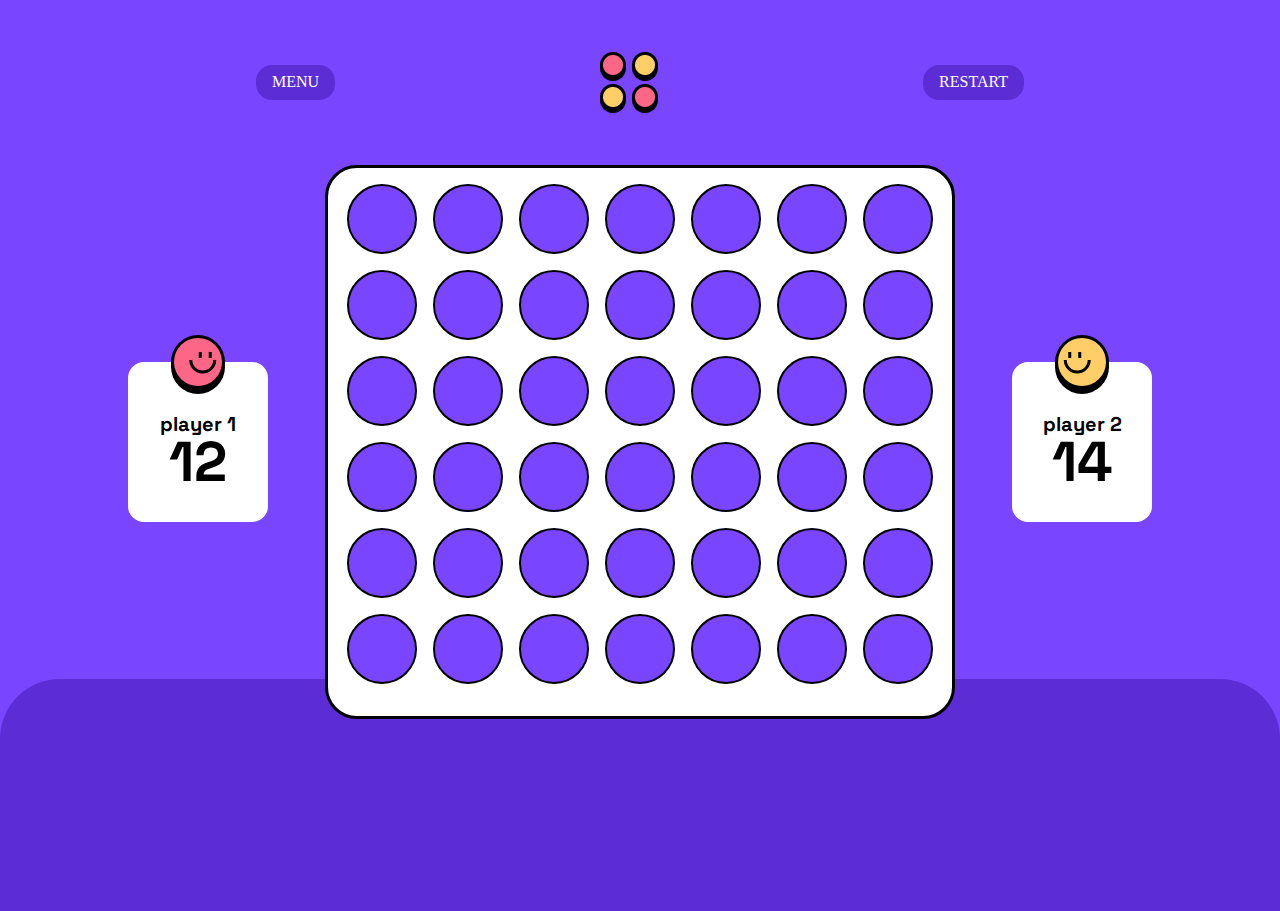
<file: index.html>
<!DOCTYPE html>
<html lang="en">
<head>
    <meta charset="UTF-8">
    <meta name="viewport" content="width=device-width, initial-scale=1.0">
    <title>Document</title>
    <link rel="stylesheet" href="./css/normalize.css">
    <link rel="stylesheet" href="./css/reset.css">
    <link rel="stylesheet" href="./css/main.css">
</head>
<body>
    <div class="main-page">

        <header>
            <button class="main-page-button-menu">MENU</button>

            <img src="./image/Group 12.png" alt="">

            <button class="main-page-button-restart">RESTART</button>
        </header>





        <div class="main-page-main">


            <div class="score score-red">
                <img class="logo-player" src="./image/player-one.svg" alt="">
                <h2>player 1</h2>
                <div class="main-page-score-red-number">12</div>
            </div>


        <div class="grid">
            <ul class="juste-colone" data-x="0">
                <li class="grid-case" data-x="0" data-y="0" ></li>
                <li class="grid-case" data-x="0" data-y="1" ></li>
                <li class="grid-case" data-x="0" data-y="2" ></li>
                <li class="grid-case" data-x="0" data-y="3" ></li>
                <li class="grid-case" data-x="0" data-y="4" ></li>
                <li class="grid-case" data-x="0" data-y="5" ></li>
            </ul>
            <ul class="juste-colone" data-x="1">
                <li class="grid-case" data-x="1" data-y="0" ></li>
                <li class="grid-case" data-x="1" data-y="1" ></li>
                <li class="grid-case" data-x="1" data-y="2" ></li>
                <li class="grid-case" data-x="1" data-y="3" ></li>
                <li class="grid-case" data-x="1" data-y="4" ></li>
                <li class="grid-case" data-x="1" data-y="5" ></li>
            </ul>
            <ul class="juste-colone" data-x="2">
                <li class="grid-case" data-x="2" data-y="0" ></li>
                <li class="grid-case" data-x="2" data-y="1" ></li>
                <li class="grid-case" data-x="2" data-y="2" ></li>
                <li class="grid-case" data-x="2" data-y="3" ></li>
                <li class="grid-case" data-x="2" data-y="4" ></li>
                <li class="grid-case" data-x="2" data-y="5" ></li>
            </ul>
            <ul class="juste-colone" data-x="3">
                <li class="grid-case" data-x="3" data-y="0" ></li>
                <li class="grid-case" data-x="3" data-y="1" ></li>
                <li class="grid-case" data-x="3" data-y="2" ></li>
                <li class="grid-case" data-x="3" data-y="3" ></li>
                <li class="grid-case" data-x="3" data-y="4" ></li>
                <li class="grid-case" data-x="3" data-y="5" ></li>
            </ul>
            <ul class="juste-colone" data-x="4">
                <li class="grid-case" data-x="4" data-y="0" ></li>
                <li class="grid-case" data-x="4" data-y="1" ></li>
                <li class="grid-case" data-x="4" data-y="2" ></li>
                <li class="grid-case" data-x="4" data-y="3" ></li>
                <li class="grid-case" data-x="4" data-y="4" ></li>
                <li class="grid-case" data-x="4" data-y="5" ></li>
            </ul>
            <ul class="juste-colone" data-x="5">
                <li class="grid-case" data-x="5" data-y="0" ></li>
                <li class="grid-case" data-x="5" data-y="1" ></li>
                <li class="grid-case" data-x="5" data-y="2" ></li>
                <li class="grid-case" data-x="5" data-y="3" ></li>
                <li class="grid-case" data-x="5" data-y="4" ></li>
                <li class="grid-case" data-x="5" data-y="5" ></li>
            </ul>
            <ul class="juste-colone" data-x="6">
                <li class="grid-case" data-x="6" data-y="0" ></li>
                <li class="grid-case" data-x="6" data-y="1" ></li>
                <li class="grid-case" data-x="6" data-y="2" ></li>
                <li class="grid-case" data-x="6" data-y="3" ></li>
                <li class="grid-case" data-x="6" data-y="4" ></li>
                <li class="grid-case" data-x="6" data-y="5" ></li>
            </ul>
            
        </div>
        
        <div class="score score-yellow">
            <img class="logo-player" src="./image/player-two.svg" alt="">
            <h2>player 2</h2>
            <div class="main-page-score-yellow-number">14</div>
        </div>


        </div>

        <footer>
            <div class="winner1 hidden">
                <h2 class="winner-is">
                    player 1
                </h2>
                <div class="wins">
                    WINS
                </div>
                <button class="play-again">
                    PLAY AGAIN
                </button>
            </div>

            <div class="winner2 hidden">
                <h2 class="winner-is">
                    player 2
                </h2>
                <div class="wins">
                    WINS
                </div>
                <button class="play-again2">
                    PLAY AGAIN
                </button>
            </div>
        </footer>

    </div>
    
</body>
<script src="./app.js"></script>
</html>
</file>
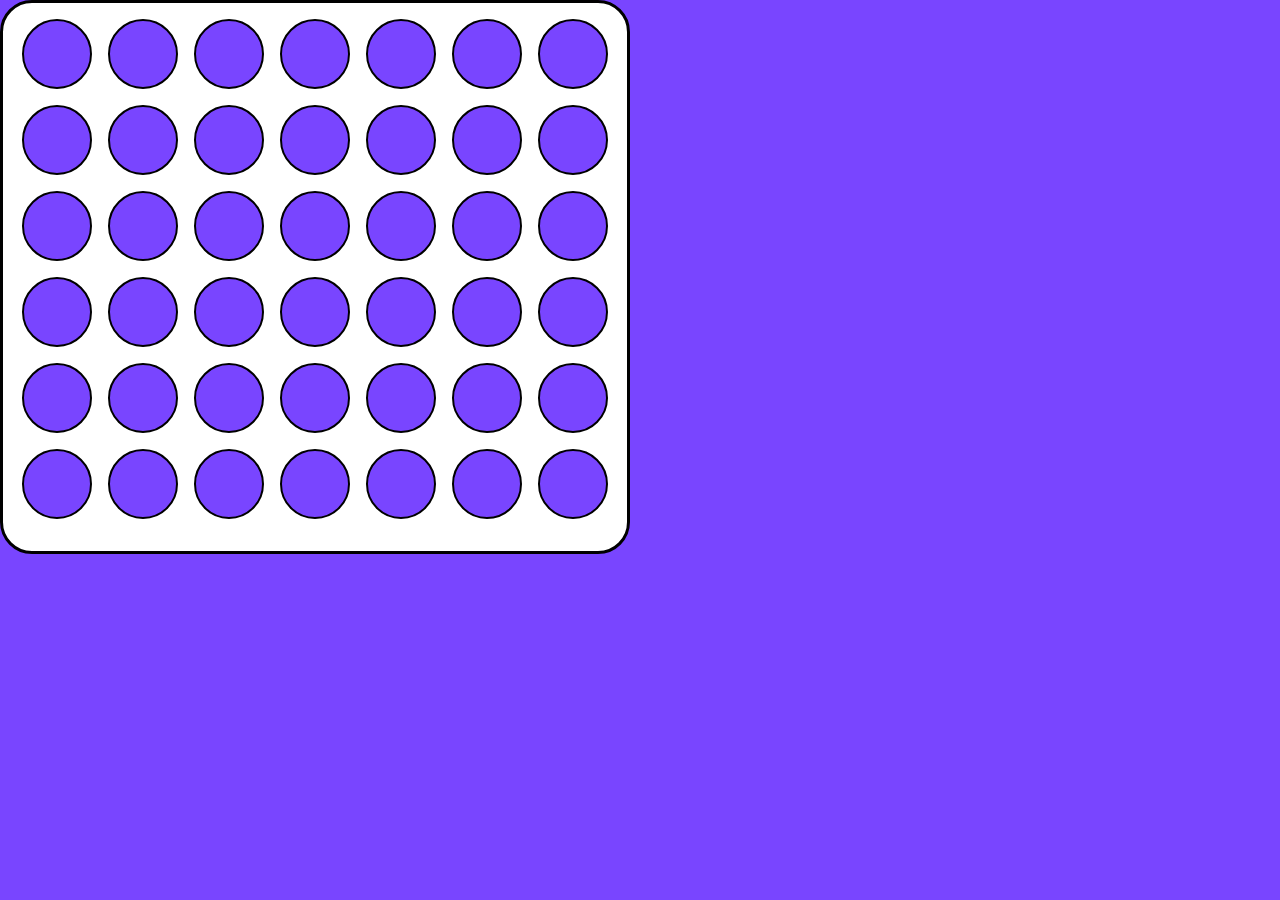
<file: page/index.html>
<!DOCTYPE html>
<html lang="en">
<head>
    <meta charset="UTF-8">
    <meta name="viewport" content="width=device-width, initial-scale=1.0">
    <title>Document</title>
    <link rel="stylesheet" href="../css/normalize.css">
    <link rel="stylesheet" href="../css/reset.css">
    <link rel="stylesheet" href="../css/main.css">
</head>
<body>
    <div class="first-page">
        <div class="grid">
            <ul class="juste-colone" data-x="0">
                <li class="grid-case" data-x="0" data-y="0" ></li>
                <li class="grid-case" data-x="1" data-y="0" ></li>
                <li class="grid-case" data-x="2" data-y="0" ></li>
                <li class="grid-case" data-x="3" data-y="0" ></li>
                <li class="grid-case" data-x="4" data-y="0" ></li>
                <li class="grid-case" data-x="5" data-y="0" ></li>
            </ul>
            <ul class="juste-colone" data-x="1">
                <li class="grid-case" data-x="1" data-y="0" ></li>
                <li class="grid-case" data-x="1" data-y="1" ></li>
                <li class="grid-case" data-x="1" data-y="2" ></li>
                <li class="grid-case" data-x="1" data-y="3" ></li>
                <li class="grid-case" data-x="1" data-y="4" ></li>
                <li class="grid-case" data-x="1" data-y="5" ></li>
            </ul>
            <ul class="juste-colone" data-x="2">
                <li class="grid-case" data-x="2" data-y="0" ></li>
                <li class="grid-case" data-x="2" data-y="1" ></li>
                <li class="grid-case" data-x="2" data-y="2" ></li>
                <li class="grid-case" data-x="2" data-y="3" ></li>
                <li class="grid-case" data-x="2" data-y="4" ></li>
                <li class="grid-case" data-x="2" data-y="5" ></li>
            </ul>
            <ul class="juste-colone" data-x="3">
                <li class="grid-case" data-x="3" data-y="0" ></li>
                <li class="grid-case" data-x="3" data-y="1" ></li>
                <li class="grid-case" data-x="3" data-y="2" ></li>
                <li class="grid-case" data-x="3" data-y="3" ></li>
                <li class="grid-case" data-x="3" data-y="4" ></li>
                <li class="grid-case" data-x="3" data-y="5" ></li>
            </ul>
            <ul class="juste-colone" data-x="4">
                <li class="grid-case" data-x="4" data-y="0" ></li>
                <li class="grid-case" data-x="4" data-y="1" ></li>
                <li class="grid-case" data-x="4" data-y="2" ></li>
                <li class="grid-case" data-x="4" data-y="3" ></li>
                <li class="grid-case" data-x="4" data-y="4" ></li>
                <li class="grid-case" data-x="4" data-y="5" ></li>
            </ul>
            <ul class="juste-colone" data-x="5">
                <li class="grid-case" data-x="5" data-y="0" ></li>
                <li class="grid-case" data-x="5" data-y="1" ></li>
                <li class="grid-case" data-x="5" data-y="2" ></li>
                <li class="grid-case" data-x="5" data-y="3" ></li>
                <li class="grid-case" data-x="5" data-y="4" ></li>
                <li class="grid-case" data-x="5" data-y="5" ></li>
            </ul>
            <ul class="juste-colone" data-x="6">
                <li class="grid-case" data-x="6" data-y="0" ></li>
                <li class="grid-case" data-x="6" data-y="1" ></li>
                <li class="grid-case" data-x="6" data-y="2" ></li>
                <li class="grid-case" data-x="6" data-y="3" ></li>
                <li class="grid-case" data-x="6" data-y="4" ></li>
                <li class="grid-case" data-x="6" data-y="5" ></li>
            </ul>
            
        </div>

    </div>
    
</body>
<script src="../app.js"></script>
</html>
</file>
<file: css/main.css>
@import url('https://fonts.googleapis.com/css2?family=Space+Grotesk:wght@300..700&display=swap');


* {
    box-sizing: border-box;
    margin: 0;
    font-family: "Space Grotesk", serif;
}


li {
    width: 70px;
    height: 70px;
    border-radius: 100%;
    background-color: #7945FF;
    border: solid 2px;
}

body {
    background-color: #7945FF;
}

.grid {
    display: flex;
    justify-content: center;
    gap: 16px;
    border: solid 3px;
    width: 630px;
    padding-top: 16px;
    padding-bottom: 32px;
    border-radius: 32px;
    background-color: white;
}


.juste-colone {
    display: flex;
    flex-direction: column;
    gap: 16px;
}

header {
    width: 60%;
    margin-right: auto;
    margin-left: auto;
    margin-top: 52px;
    margin-bottom: 52px;
    display: flex;
    justify-content: space-between;
    align-items: center;
}

.main-page-main {
    display: flex;
    width: 80%;
    margin-right: auto;
    margin-left: auto;
    justify-content: space-between;
    align-items: center;
}

.score {
    background-color: #FFFFFF;
    width: 140px;
    height: 160px;
    border-radius: 16px;
    display: flex;
    flex-direction: column;
    justify-content: center;
    align-items: center;
}

.main-page-score-red-number {
    font-size: 56px;
    font-weight: 700;
    font-family: "Space Grotesk", serif;
}

.main-page-score-yellow-number {
    font-size: 56px;
    font-weight: 700;
    font-family: "Space Grotesk", serif;
}

h2 {
    font-size: 20px;
    font-weight: 700;
    font-family: "Space Grotesk", serif;
}

.logo-player {
    margin-top: -60px;
    margin-bottom: 20px;
}

button {
    border: none;
    color: white;
    background-color: #5C2DD5;
    border-radius: 16px;
    padding: 8px 16px 8px 16px;
}

footer {
    width: 100%;
    background-color: #5C2DD5;
    height: 232px;
    border-radius: 60px 60px 0px 0px;
    margin-top: -40px;
    display: flex; 
    justify-content: center;
}

.winner1 {
    background-color: white;
    width: 280px;
    height: 160px;
    border-radius: 16px;
    display: flex;
    flex-direction: column;
    align-items: center;
    justify-content: center;
}


.winner2 {
    background-color: white;
    width: 280px;
    height: 160px;
    border-radius: 16px;
    display: flex;
    flex-direction: column;
    align-items: center;
    justify-content: center;
}

.wins {
    padding-top: 8px;
    padding-bottom: 8px;
    font-size: 56px;
    font-weight: 700;
    font-family: "Space Grotesk", serif;
}









































.red {
    background-color: red;
}

.yellow {
    background-color: yellow;
}






.hidden {
    display: none;
}
</file>
